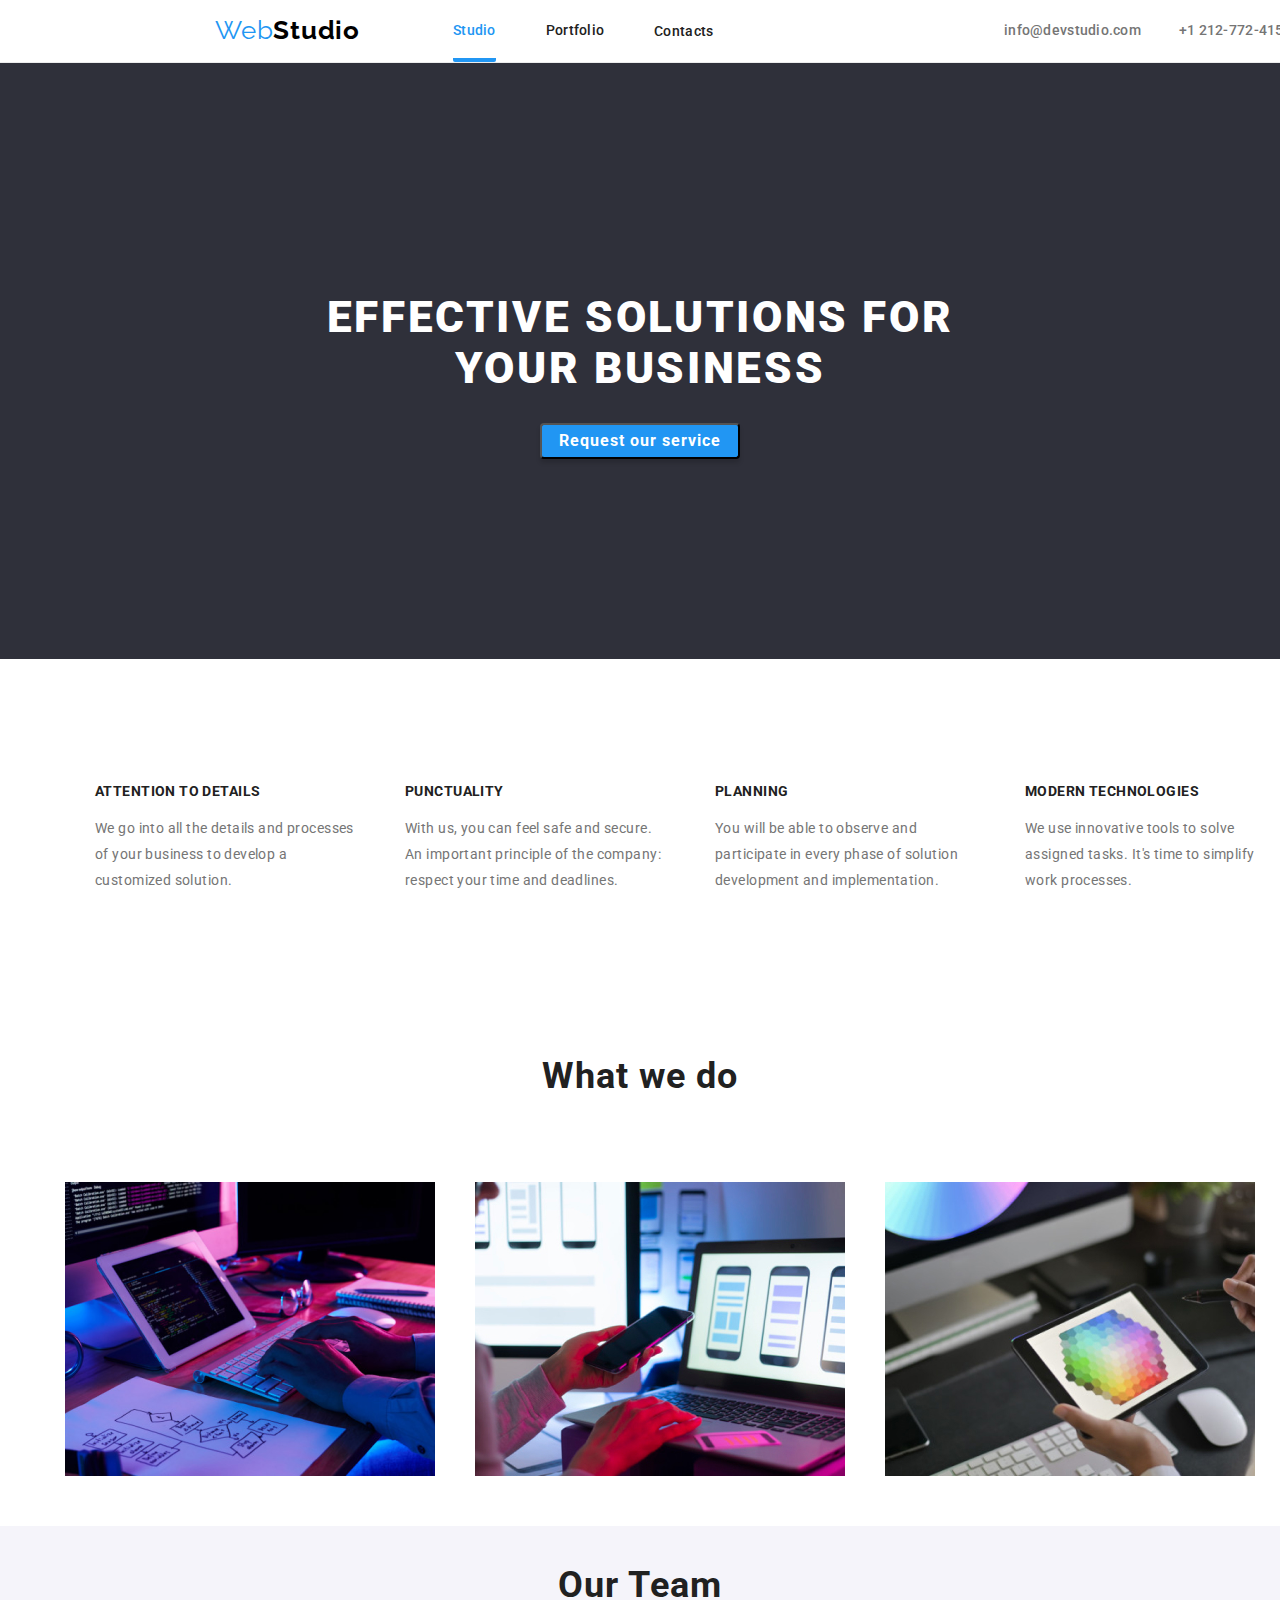
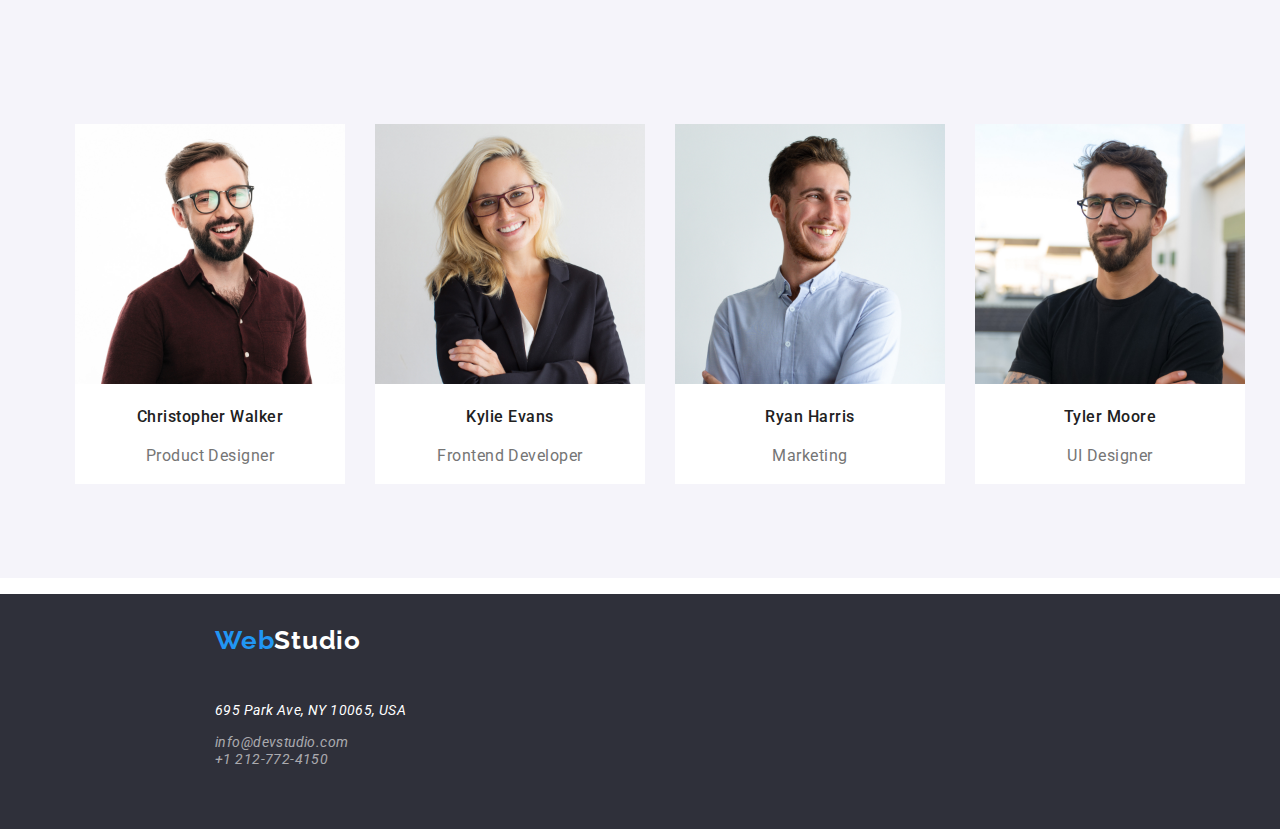
<file: index.html>
<!DOCTYPE html>
<html lang="en">
  <head>
    <meta charset="UTF-8" />
    <meta name="viewport" content="width=device-width, initial-scale=1.0" />
    <title>Web Studio Homework Project</title>
    <link rel="preconnect" href="https://fonts.googleais.com" />
    <link rel="preconnect" href="https://fonts.gstatic.com" crossorigin />
    <link
      href="https://fonts.googleapis.com/css2?family=Oleo+Script&family=Raleway:wght@700&family=Roboto:wght@400;500;700;900&display=swap"
      rel="stylesheet"
    />
    <link
      rel="stylesheet"
      href="https://cdnjs.cloudflare.com/ajax/libs/modern-normalize/1.0.0/modern-normalize.min.css"
    />
    <link rel="stylesheet" href="./css/styles.css" />
  </head>

  <body>
    <header class="global-header">
      <!--Logo WebStudio-->
      <div class="logo-container">
        <a href="./images/logo-webstudio.png" class="logo-link">
          <p class="logo">
            <span class="logo-web">Web</span>
            <span class="logo-studio">Studio</span>
          </p>
        </a>

        <div class="nav-container">
          <nav class="main-navigation">
            <ul>
              <li><a class="studio current" href="index.html">Studio</a></li>
              <li>
                <a class="portofoliu" href="portofoliu.html">Portfolio</a>
              </li>
              <li><a class="contacts" href="#">Contacts</a></li>
            </ul>
          </nav>
        </div>

        <div class="contact-container">
          <a class="email" href="mailto:info@devstudio.com"
            >info@devstudio.com</a
          ><br />
          <a class="tel" href="tel:+12127724150">+1 212-772-4150</a>
        </div>
      </div>
    </header>

    <!-- main section -->
    <main>
      <section class="main-section">
        <div class="effective-solutions">
          <div class="main-title">
            <h1>
              EFFECTIVE SOLUTIONS FOR<br />
              YOUR BUSINESS
            </h1>
          </div>

          <div class="button-container">
            <button class="button-request" type="button">
              Request our service
            </button>
          </div>
        </div>
      </section>

      <!-- about company -->
      <section class="details-section-one">
        <div class="details-section">
          <ul>
            <div class="attention">
              <li>
                <h3 class="company-title">ATTENTION TO DETAILS</h3>
                <p class="details">
                  We go into all the details and processes<br />
                  of your business to develop a<br />
                  customized solution.
                </p>
              </li>
            </div>
          </ul>

          <ul>
            <div class="punctuality">
              <li>
                <h3 class="company-title">PUNCTUALITY</h3>
                <p class="details">
                  With us, you can feel safe and secure.<br />
                  An important principle of the company:<br />
                  respect your time and deadlines.
                </p>
              </li>
            </div>
          </ul>

          <ul>
            <li>
              <h3 class="company-title">PLANNING</h3>
              <p class="details">
                You will be able to observe and<br />
                participate in every phase of solution<br />
                development and implementation.
              </p>
            </li>
          </ul>

          <ul>
            <li>
              <h3 class="company-title">MODERN TECHNOLOGIES</h3>
              <p class="details">
                We use innovative tools to solve<br />
                assigned tasks. It's time to simplify<br />
                work processes.
              </p>
            </li>
          </ul>
        </div>
      </section>

      <!-- what we do -->
      <section class="job-section">
        <div class="services-container">
          <h2 class="title">What we do</h2>
          <ul>
            <li class="item-computer">
              <img
                src="./images/what-we-do-1.jpg"
                alt="working on computer"
                width="370"
                height="294"
              />
            </li>
            <li class="item-tel">
              <img
                src="./images/what-we-do-2.jpg"
                alt="working on tel"
                width="370"
                height="294"
              />
            </li>
            <li class="item-design">
              <img
                src="./images/what-we-do-3.jpg"
                alt="working on design"
                width="370"
                height="294"
              />
            </li>
          </ul>
        </div>
      </section>

      <!-- our team -->

      <section class="team">
        <div class="team-container">
          <h2 class="team-title">Our Team</h2>
          <ul class="team-cards">
            <li class="card-chris">
              <img
                src="./images/christopher-img-1.jpg"
                alt="Christopher product designer"
                width="270"
                height="260"
              />
              <h3 class="team-name">Christopher Walker</h3>
              <p class="functions-name">Product Designer</p>
            </li>

            <li class="card-chris">
              <img
                src="./images/kyle-img-2.jpg"
                alt=" Kyle frontend developer"
                width="270"
                height="260"
              />
              <h3 class="team-name">Kylie Evans</h3>

              <p class="functions-name">Frontend Developer</p>
            </li>
            <li class="card-chris">
              <img
                src="./images/ryan-img-3.jpg"
                alt="Ryan marketing"
                width="270"
                height="260"
              />
              <h3 class="team-name">Ryan Harris</h3>
              <p class="functions-name">Marketing</p>
            </li>

            <li class="card-tyler">
              <img
                src="./images/tyler-img-4.jpg"
                alt="Tyler UI Designer"
                width="270"
                height="260"
              />
              <h3 class="team-name">Tyler Moore</h3>
              <p class="functions-name">UI Designer</p>
            </li>
          </ul>
        </div>
      </section>
    </main>

    <!-- footer section -->
    <footer class="footer">
      <!-- logo WebStudio -->
      <a href="./images/logo-webstudio.png" class="logo-link">
        <p class="logo">
          <span class="logo-web">Web</span>
          <span class="footer-studio">Studio</span>
        </p>
      </a>
      <div>
        <address class="footer-address">
          <p class="name-address">695 Park Ave, NY 10065, USA</p>
          <a class="footer-email-tel" href="mailto:info@devstudio.com"
            >info@devstudio.com</a
          >
          <a class="footer-email-tel" href="tel:+12127724150"
            >+1 212-772-4150</a
          >
        </address>
      </div>
    </footer>
  </body>
</html>
</file>
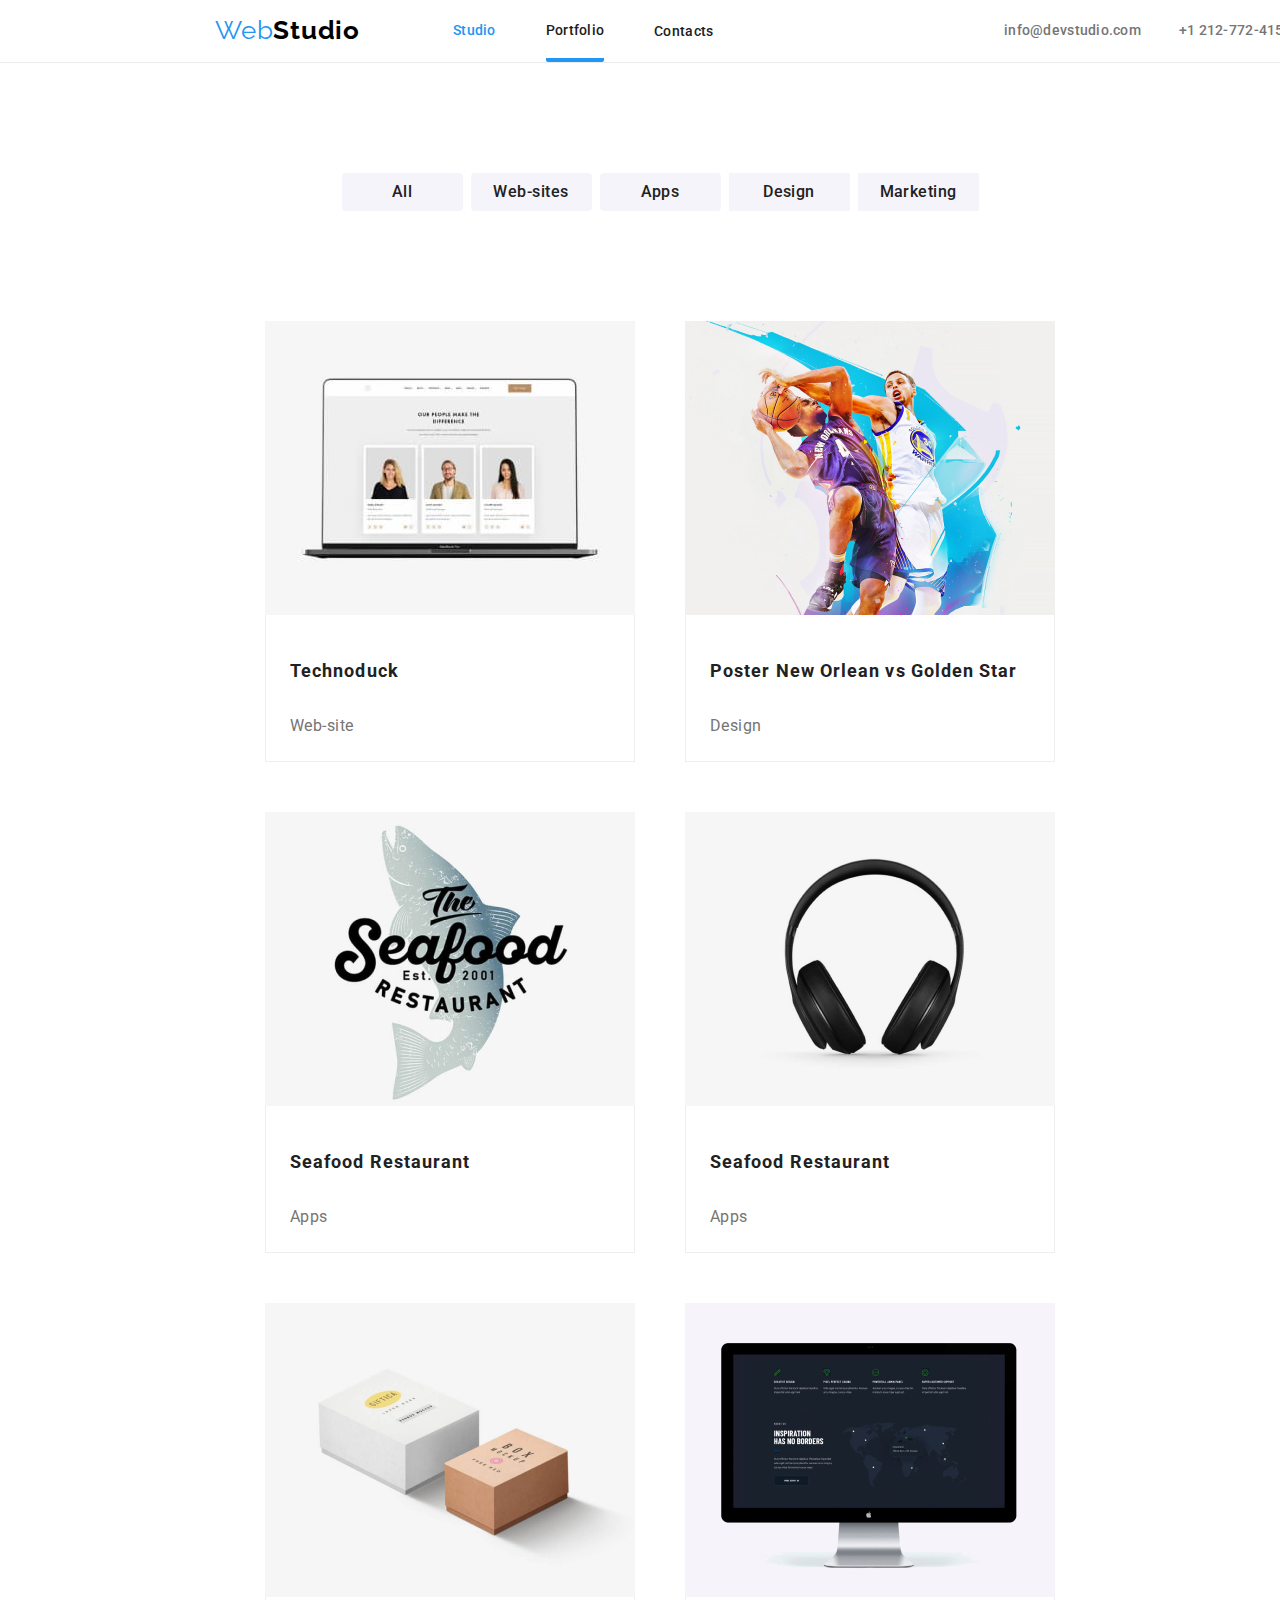
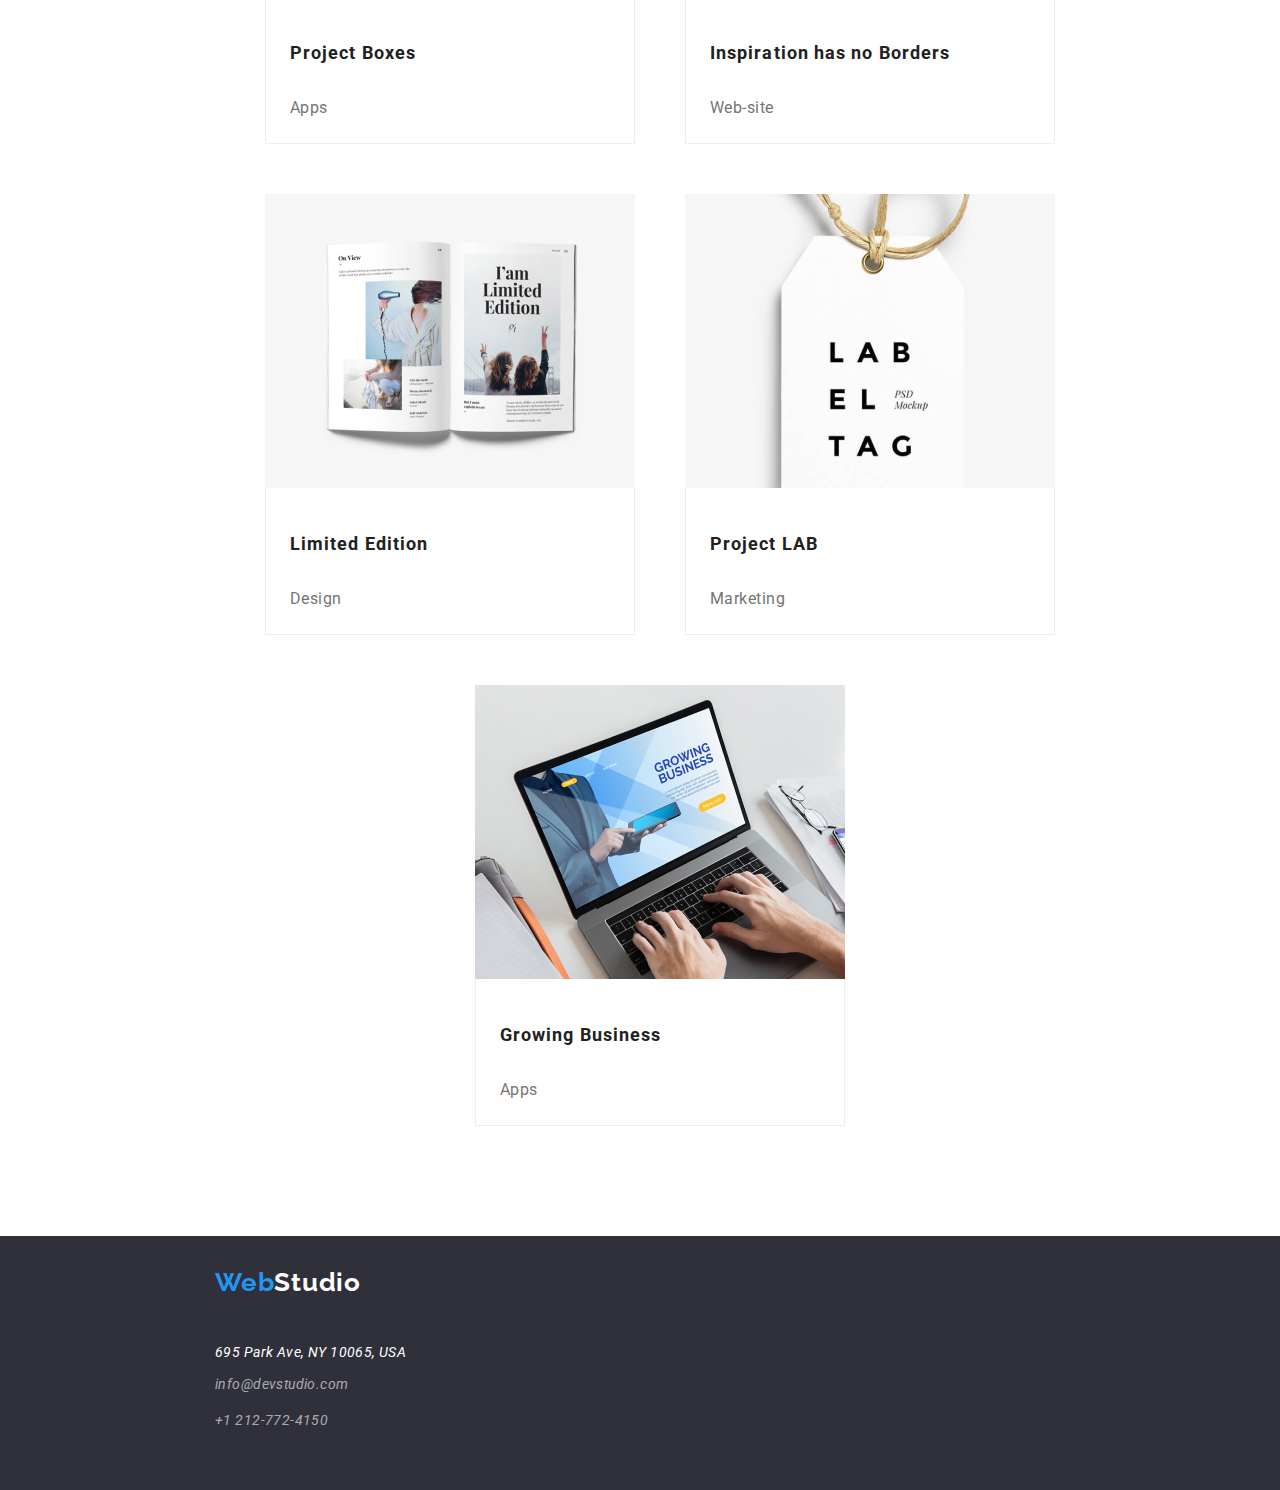
<file: portofoliu.html>
<!DOCTYPE html>
<html lang="en">
  <head>
    <meta charset="UTF-8" />
    <meta name="viewport" content="width=device-width, initial-scale=1.0" />
    <title>Portofoliu</title>
    <link rel="preconnect" href="https://fonts.googleapis.com" />
    <link rel="preconnect" href="https://fonts.gstatic.com" crossorigin />
    <link
      href="https://fonts.googleapis.com/css2?family=Oleo+Script&family=Raleway:wght@700&family=Roboto:wght@400;500;700;900&display=swap"
      rel="stylesheet"
    />
    <link
      rel="stylesheet"
      href="https://cdnjs.cloudflare.com/ajax/libs/modern-normalize/1.0.0/modern-normalize.min.css"
    />
    <link rel="stylesheet" href="./css/styles.css" />
  </head>
  <body>
    <header class="global-header">
      <!--Logo WebStudio-->
      <div class="logo-container">
        <a href="./images/logo-webstudio.png" class="logo-link">
          <p class="logo">
            <span class="logo-web">Web</span>
            <span class="logo-studio">Studio</span>
          </p>
        </a>

        <div class="nav-container">
          <nav class="main-navigation">
            <ul>
              <li>
                <a class="studio" href="index.html">Studio</a>
              </li>
              <li>
                <a class="portofoliu current" href="portofoliu.html"
                  >Portfolio</a
                >
              </li>
              <li><a class="contacts" href="#">Contacts</a></li>
            </ul>
          </nav>
        </div>

        <div class="contact-container">
          <a class="email" href="mailto:info@devstudio.com"
            >info@devstudio.com</a
          ><br />
          <a class="tel" href="tel:+12127724150">+1 212-772-4150</a>
        </div>
      </div>
    </header>

    <!-- main section -->
    <main>
      <section class="portofoliu-container">
        <!-- buttons -->
        <div class="buttons-gallery">
          <ul class="portofoliu-buttons">
            <li><button class="button-all" type="button">All</button></li>
            <li>
              <button class="button-web-sites" type="button">Web-sites</button>
            </li>
            <li><button class="button-apps" type="button">Apps</button></li>
            <li><button class="button-design" type="button">Design</button></li>
            <li>
              <button class="button-marketing" type="button">Marketing</button>
            </li>
          </ul>

          <!-- gallery -->

          <ul class="gallery">
            <li class="cards">
              <img
                class="card-one"
                src="./images/technoduck-1.jpg"
                alt="Our people"
                width="370"
                height="294"
              />

              <div class="name-function">
                <p class="gallery-name">Technoduck</p>

                <span class="gallery-function">Web-site</span>
              </div>
            </li>
            <li class="cards">
              <img
                src="./images/poster-2.jpg"
                alt="Poster New Orlean"
                width="370"
                height="294"
              />
              <div class="name-function">
                <p class="gallery-name">Poster New Orlean vs Golden Star</p>
                <span class="gallery-function">Design</span>
              </div>
            </li>

            <li class="cards">
              <img
                src="./images/seafood-3.jpg"
                alt="Seafood"
                width="370"
                height="294"
              />
              <div class="name-function">
                <p class="gallery-name">Seafood Restaurant</p>
                <span class="gallery-function">Apps</span>
              </div>
            </li>

            <li class="cards">
              <img
                src="./images/project-4.jpg"
                alt="Headphones"
                width="370"
                height="294"
              />
              <div class="name-function">
                <p class="gallery-name">Seafood Restaurant</p>
                <span class="gallery-function">Apps</span>
              </div>
            </li>

            <li class="cards">
              <img
                src="./images/project-5.jpg"
                alt="Boxes"
                width="370"
                height="294"
              />
              <div class="name-function">
                <p class="gallery-name">Project Boxes</p>

                <span class="gallery-function">Apps</span>
              </div>
            </li>

            <li class="cards">
              <img
                src="./images/inspiration-6.jpg"
                alt="screen"
                width="370"
                height="294"
              />
              <div class="name-function">
                <p class="gallery-name">Inspiration has no Borders</p>
                <span class="gallery-function">Web-site</span>
              </div>
            </li>
            <li class="cards">
              <img
                src="./images/limited-7.jpg"
                alt="Book"
                width="370"
                height="294"
              />
              <div class="name-function">
                <p class="gallery-name">Limited Edition</p>

                <span class="gallery-function">Design</span>
              </div>
            </li>
            <li class="cards">
              <img
                src="./images/project-8.jpg"
                alt="Label"
                width="370"
                height="294"
              />
              <div class="name-function">
                <p class="gallery-name">Project LAB</p>

                <span class="gallery-function">Marketing</span>
              </div>
            </li>
            <li class="cards">
              <img
                src="./images/growing-9.jpg"
                alt="Laptop"
                width="370"
                height="294"
              />
              <div class="name-function">
                <p class="gallery-name">Growing Business</p>

                <span class="gallery-function">Apps</span>
              </div>
            </li>
          </ul>
        </div>
      </section>
    </main>

    <!-- Footer -->
    <footer class="footer">
      <!--logo WebStudio-->
      <a href="./images/logo-webstudio.png" class="logo-link">
        <p class="logo">
          <span class="logo-web">Web</span>
          <span class="footer-studio">Studio</span>
        </p>
      </a>

      <address class="footer-address">
        <p class="name-address">695 Park Ave, NY 10065, USA</p>
        <a class="footer-email-tel" href="mailto:info@devstudio.com"
          >info@devstudio.com</a
        ><br />
        <a class="footer-email-tel" href="tel:+12127724150">+1 212-772-4150</a>
      </address>
    </footer>
  </body>
</html>
</file>
<file: css/styles.css>
:root {
  --link-color: #212121;
  --background-color: #2f303a;
  --border-color: #ececec;
  --link-activ: #2196f3;
  --main-background: #2f303a;
  --address: #757575;
  --button-hover: #188ce8;
  --background: #ffffff;
  --black: #000000;
  --team-background: #f5f4fa;
}

:root {
  --heading-font-family: "Raleway", sans-serif;
  --text-font-family: "Roboto", sans-serif;
  --font-weight-500: 500;
}

a {
  text-decoration: none;
}

ul {
  list-style-type: none;
}

button {
  cursor: pointer;
}
body {
  width: 100%;
  color: var(--background);
}

.global-header {
  width: 100%;
  background-color: var(--background);
  display: flex;
  justify-content: space-between;
  border-bottom: 1px solid var(--border-color);
}
.logo-container {
  display: flex;
  align-items: center;
  justify-content: space-between;
  background-color: var(--background);
}

.logo-link p {
  display: flex;
  width: 145px;
  margin-left: 215px;
}

.global-header .logo-web {
  display: flex;
  flex-direction: row;
  align-items: center;
  font-family: "Raleway", sans-serif;
  font-size: 26px;
  font-weight: 400;
  letter-spacing: 0.03em;
  text-align: left;
  color: var(--link-activ);
}

.global-header .logo-studio {
  display: flex;
  flex-direction: row;
  align-items: center;
  font-family: var(--heading-font-family);
  font-size: 26px;
  font-weight: 700;
  letter-spacing: 0.03em;

  color: var(--black);
}

a {
  text-decoration: none;
}

.global-header .main-navigation ul {
  display: flex;
  flex-direction: row;
  width: 259px;
  justify-content: space-between;
  align-items: center;

  margin-right: 385px;
  padding-left: 93px;
}

.studio :active {
  color: var(--link-activ);
}
.studio :hover {
  color: var(--link-activ);
}

a:hover {
  color: var(--link-activ);
}
a:active {
  color: var(--link-activ);
}

.current {
  color: var(--link-activ);
}

.current {
  padding-bottom: 20px;
  border-bottom: var(--link-activ) solid 4px;
  border-radius: 2px;
}
.studio {
  font-family: var(--text-font-family);
  font-size: 14px;
  font-weight: var(--font-weight-500);
  line-height: 1.28;
  letter-spacing: 0.02em;
  text-align: left;
  align-items: center;

  color: var(--link-activ);
  margin-right: 50px;
}

.portofoliu {
  font-family: var(--text-font-family);
  font-size: 14px;
  font-weight: var(--font-weight-500);
  line-height: 1.28;
  letter-spacing: 0.02em;
  color: var(--link-color);
  align-items: center;
  margin-right: 50px;
}

.portofoliu:active {
  color: var(--link-activ);
}

.contacts {
  font-family: var(--text-font-family);
  font-size: 14px;
  font-weight: var(--font-weight-500);
  line-height: 1.25;
  letter-spacing: 0.02em;
  text-align: left;
  color: var(--link-color);
}

.global-header .main-navigation .studio :active {
  color: var(--link-activ);
}

.contact-container {
  display: flex;
  flex-direction: row;
  width: 288px;
  justify-content: space-between;
  align-items: center;
}

.email {
  font-family: Roboto;
  font-size: 14px;
  font-weight: var(--font-weight-500);
  line-height: 1.25;
  letter-spacing: 0.02em;
  text-align: left;
  color: var(--address);
}

.tel {
  font-family: Roboto;
  font-size: 14px;
  font-weight: var(--font-weight-500);
  line-height: 1.25;
  letter-spacing: 0.02em;
  text-align: left;
  color: var(--address);
}

.main-section {
  display: flex;
  justify-content: center;
  align-items: center;
  width: 100%;
  background-color: var(--main-background);
  top: 80px;
}

.main-title {
  display: flex;
  justify-content: center;
  width: 696px;
  padding-top: 200px;
}

h1 {
  font-family: var(--text-font-family);
  font-size: 44px;
  font-weight: 900;
  text-align: center;
  letter-spacing: 0.06em;
  text-transform: uppercase;
  color: var(--background);
}
.button-request button {
  padding: 10px 19px 10px 20px;
}
.button-container {
  display: flex;
  justify-content: center;
  align-items: center;
  padding-bottom: 200px;
}
.button-request:hover {
  font-family: Roboto;
  font-size: 16px;
  font-weight: 700;
  line-height: 30px;
  letter-spacing: 0.06em;
  text-align: center;
  color: var(--background);
  width: 200px;
  border-radius: 4px;
  background-color: var(--button-hover);
  box-shadow: 0px 4px 4px 0px #00000026;
}

.button-request {
  font-family: Roboto;
  font-size: 16px;
  font-weight: 700;
  line-height: 30px;
  letter-spacing: 0.06em;
  text-align: center;
  color: var(--background);
  width: 200px;
  border-radius: 4px;
  background-color: var(--link-activ);
  box-shadow: 0px 4px 4px 0px #00000026;
}

/*--about company--*/

.details-section-one {
  display: flex;
  flex-direction: row;
  justify-content: center;
  width: 100%;
}

.details-section {
  width: 1170px;
  display: flex;
  flex-direction: row;
  padding-top: 94px;
}

.company-title {
  font-family: var(--text-font-family);
  font-size: 14px;
  font-weight: 700;
  line-height: 1.28;
  letter-spacing: 0.03em;
  text-align: left;
  width: 270px;
  color: var(--link-color);
}

.details {
  font-family: var(--text-font-family);
  font-size: 14px;
  font-weight: 400;
  line-height: 1.87;
  letter-spacing: 0.03em;
  text-align: left;
  color: var(--address);
  width: 270px;
}

/*what we do*/

.title {
  font-family: Roboto;
  font-size: 36px;
  font-weight: 700;
  line-height: 3.29;
  letter-spacing: 0.03em;
  text-align: center;
  color: var(--link-color);
  display: flex;
  margin-top: 94px;
}
.services-container {
  display: flex;
  flex-direction: column;
  justify-content: center;
  align-items: center;
}

.services-container ul {
  display: flex;
  justify-content: center;
  gap: 40px;
  align-items: center;
}

/*--our team*/

.team {
  width: 100%;
  background-color: var(--team-background);
}

.team .team-title {
  font-family: var(--text-font-family);
  font-size: 36px;
  font-weight: 700;
  line-height: 3.29;
  letter-spacing: 0.03em;
  text-align: center;
  color: var(--link-color);
}

.team-cards {
  display: flex;
  flex-wrap: wrap;
  padding-top: 50px;
  justify-content: center;
  padding-bottom: 94px;
}
.card-chris {
  margin-right: 30px;
  background-color: var(--background);
}
.card-tyler {
  background-color: var(--background);
}

.team .team-name {
  font-family: var(--text-font-family);
  font-size: 16px;
  font-weight: var(--font-weight-500);
  line-height: 1.48;
  letter-spacing: 0.03em;
  text-align: center;
  color: var(--link-color);
}

.team .functions-name {
  font-family: var(--text-font-family);
  font-size: 16px;
  font-weight: 400;
  line-height: 1.46;
  letter-spacing: 0.03em;
  text-align: center;
  color: var(--address);
}

/*footer*/

.footer {
  display: flex;
  flex-direction: column;

  background: var(--main-background);
  width: 100%;
  top: 2097px;
}
.footer .logo-link {
  display: flex;
}

.footer .logo-web {
  font-family: var(--heading-font-family);
  font-weight: 700;
  font-size: 26px;
  line-height: 2.38;
  letter-spacing: 0.03em;
  width: 145px;
  top: 2157px;
  left: 215px;
  color: var(--link-activ);
}

.footer .footer-studio {
  font-family: var(--heading-font-family);
  font-size: 26px;
  font-weight: 700;
  line-height: 2.38;
  letter-spacing: 0.03em;
  color: var(--background);
  width: 145px;
  top: 2157px;
  left: 215px;
}

.footer .footer-address .name-address {
  font-family: var(--text-font-family);
  font-size: 14px;
  font-weight: 400;
  line-height: 1.28;
  letter-spacing: 0.03em;
  color: var(--background);
  text-align: left;
  width: 207px;
  top: 1747px;
  margin-left: 215px;
  display: flex;
  flex-direction: row;
}
.footer-address {
  display: flex;
  flex-direction: column;
  top: 2216px;
  margin-bottom: 60px;
}

.footer-address .footer-email-tel {
  font-family: var(--text-font-family);
  font-size: 14px;
  font-weight: 400;
  line-height: 1.28;
  letter-spacing: 0.03em;
  text-align: left;
  color: #ffffff99;
  width: 231px;
  margin-left: 215px;
}

/*portofoliu*/

/*main-buttons*/

.portofoliu-container {
  width: 100%;
  display: flex;
  flex-direction: row;
  padding: 94px 215px;
}

.buttons-gallery {
  display: flex;
  flex-direction: column;
  justify-content: center;
  width: 100%;
  align-items: center;
}
.portofoliu-buttons {
  flex-direction: row;
  align-content: center;
  width: 516px;
  top: 174px;
  left: 542px;
  border-radius: 4px;
  display: flex;
  justify-content: center;
  gap: 8px;
}
.button-all:active {
  font-family: Roboto;
  font-size: 16px;
  font-weight: 500;
  letter-spacing: 0.03em;
  text-align: center;
  color: var(--background);
  width: 64px;
  top: 174px;
  left: 542px;
  border-radius: 4px;
  background: #2196f3;
  box-shadow: 0px 2px 2px 0px #0000001f;

  box-shadow: 0px 1px 2px 0px #00000014;

  box-shadow: 0px 3px 1px 0px #0000001a;
}

.button-all {
  font-family: var(--text-font-family);
  font-size: 16px;
  font-weight: 500;
  line-height: 26px;
  letter-spacing: 0.03em;
  text-align: center;
  color: var(--link-color);
  top: 180px;
  left: 959px;
  width: 121px;
  top: 174px;
  left: 937px;
  border-radius: 4px;
  border-style: none;
  background: #f5f4fa;
  padding: 6px 22px 6px 22px;
}

.button-web-sites {
  font-family: var(--text-font-family);
  font-size: 16px;
  font-weight: 500;
  line-height: 26px;
  letter-spacing: 0.03em;
  text-align: center;
  color: var(--link-color);
  top: 180px;
  left: 959px;
  width: 121px;
  top: 174px;
  left: 937px;
  border-radius: 4px;
  border-style: none;
  background: #f5f4fa;
  padding: 6px 22px;
}

.button-apps {
  font-family: var(--text-font-family);
  font-size: 16px;
  font-weight: 500;
  line-height: 26px;
  letter-spacing: 0.03em;
  text-align: center;
  color: var(--link-color);
  top: 180px;
  left: 959px;
  width: 121px;
  top: 174px;
  left: 937px;
  border-radius: 4px;
  border-style: none;
  background: #f5f4fa;
  padding: 6px 22px;
}

.button-design {
  font-family: var(--text-font-family);
  font-size: 16px;
  font-weight: 500;
  line-height: 26px;
  letter-spacing: 0.03em;
  text-align: center;
  color: var(--link-color);
  top: 180px;
  left: 959px;
  width: 121px;
  top: 174px;
  left: 937px;
  border-style: none;
  background: #f5f4fa;
  padding: 6px 22px;
}

.button-marketing {
  font-family: var(--text-font-family);
  font-size: 16px;
  font-weight: 500;
  line-height: 26px;
  letter-spacing: 0.03em;
  text-align: center;
  color: var(--link-color);
  top: 180px;
  left: 959px;
  width: 121px;
  top: 174px;
  left: 937px;
  border-style: none;
  background: #f5f4fa;
  padding: 6px 22px;
}

/*gallery*/

.gallery {
  display: flex;
  justify-content: center;
  align-items: center;
  flex-wrap: wrap;
  margin-top: 94px;
  gap: 50px;
}
.cards {
  display: flex;
  flex-direction: column;
  width: 370px;
  top: 262px;
  left: 215px;
  border: ;
}

.gallery .gallery-name {
  font-family: var(--text-font-family);
  font-size: 18px;
  font-weight: 700;
  line-height: 36px;
  letter-spacing: 0.06em;
  text-align: left;
  color: var(--link-color);
  padding-left: 24px;
  padding-top: 20px;
  padding-bottom: 4px;
}

.gallery .gallery-function {
  font-family: var(--text-font-family);
  font-size: 16px;
  font-weight: 400;
  line-height: 30px;
  letter-spacing: 0.03em;
  text-align: left;
  color: var(--address);
  padding-bottom: 20px;
  padding-left: 24px;
}

.name-function {
  display: flex;
  flex-direction: column;
  border-right: 1px solid #eeeeee;
  border-left: 1px solid #eeeeee;
  border-bottom: 1px solid #eeeeee;
}
</file>
